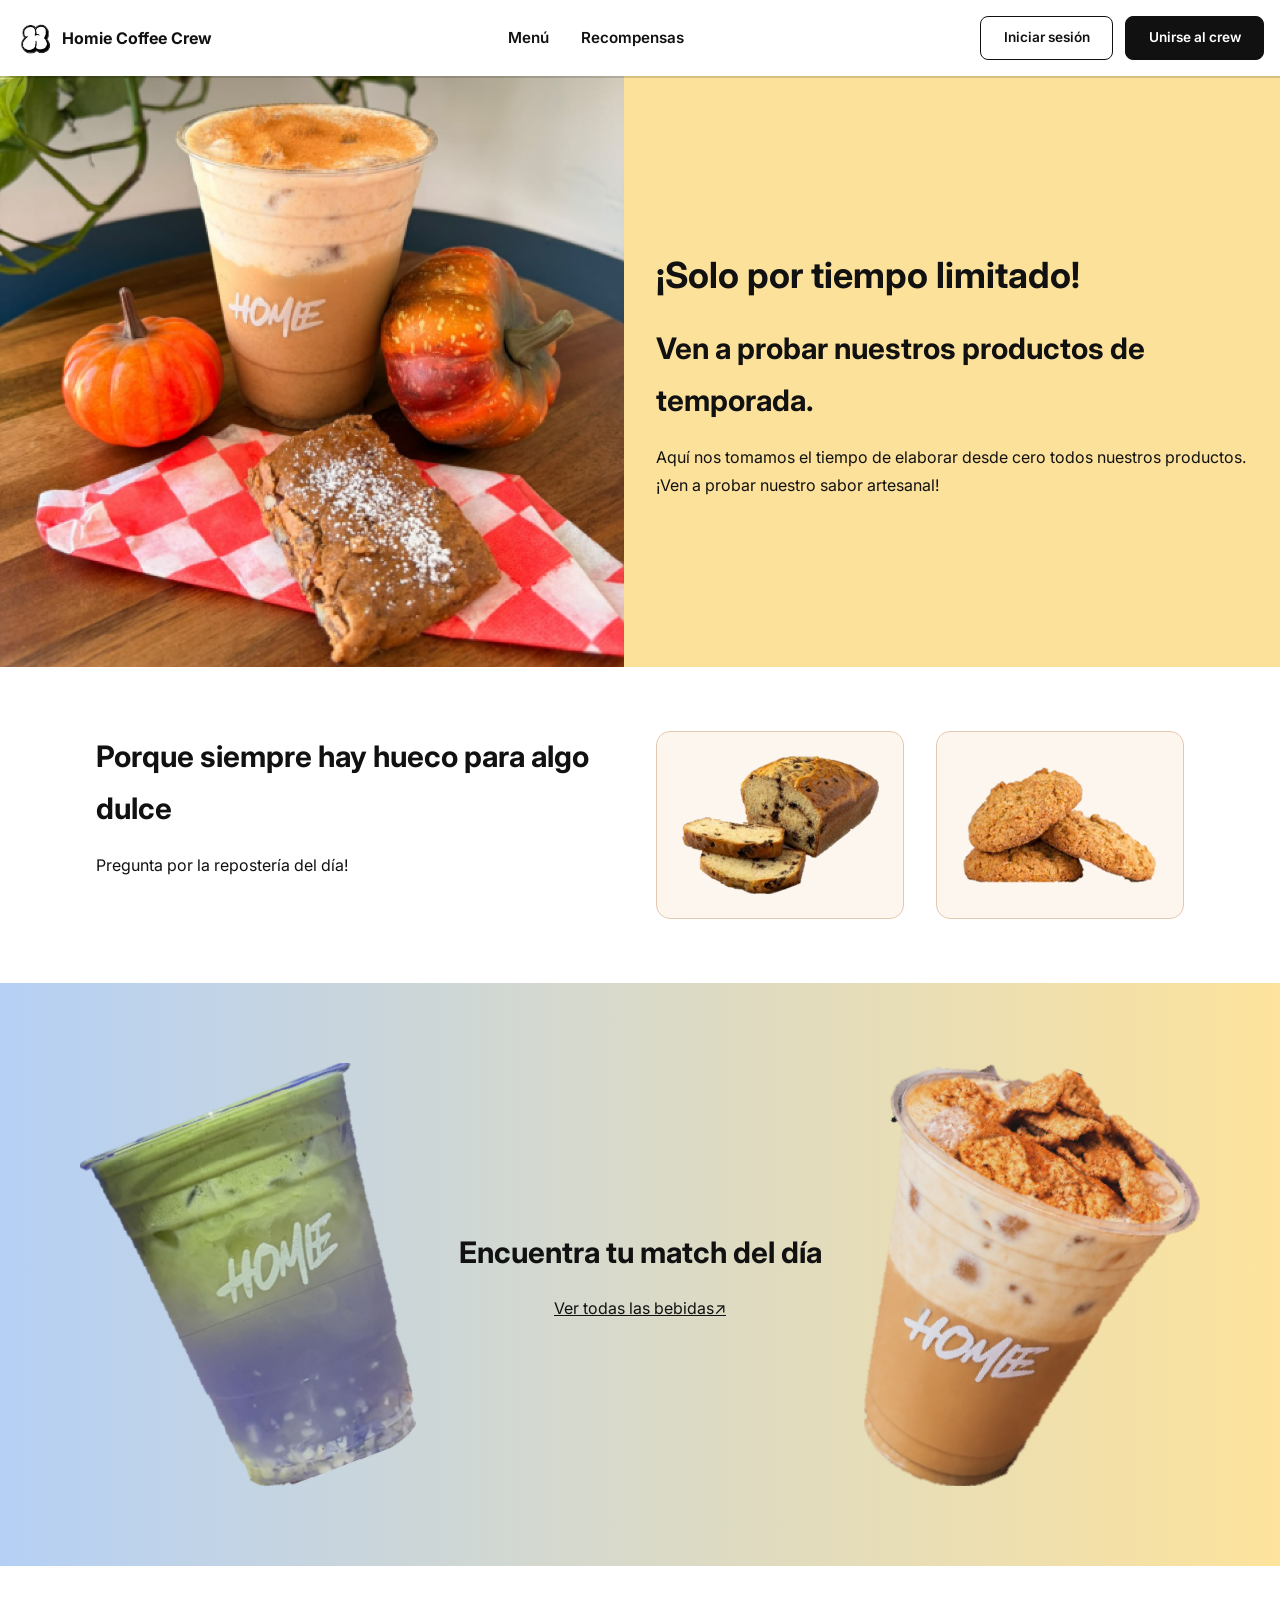
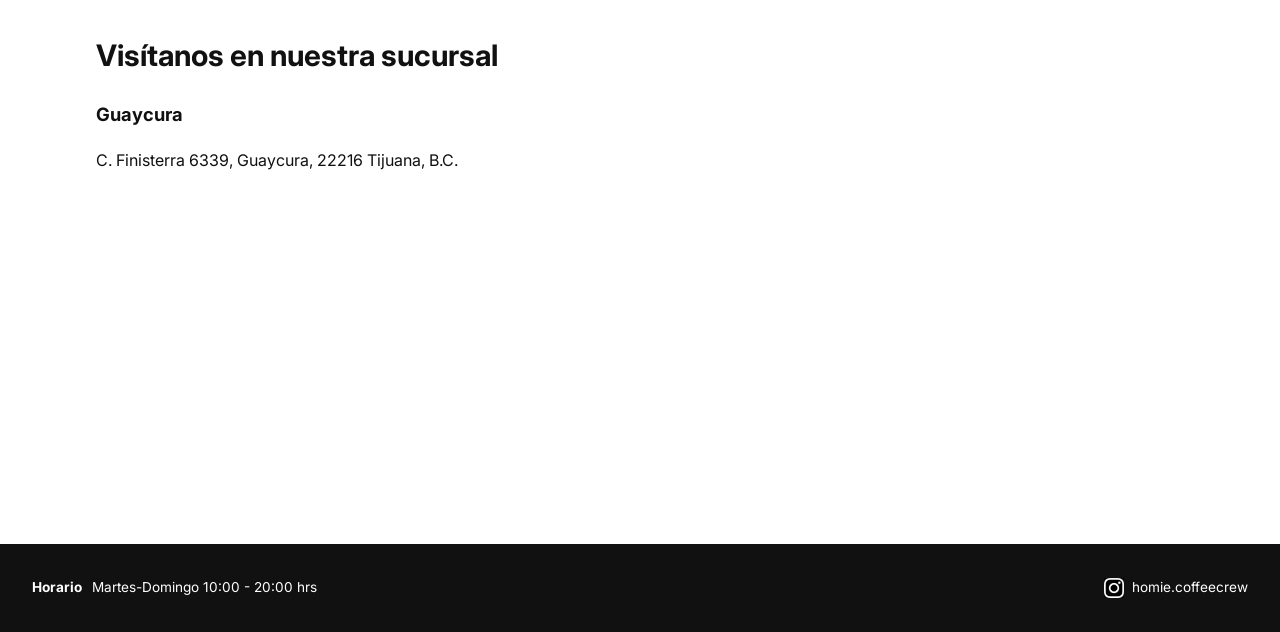
<file: index.html>
<!DOCTYPE html>
<html lang="es">
<head>
    <meta charset="UTF-8">
    <meta name="viewport" content="width=device-width, initial-scale=1.0">
    <title>Homie Coffee Crew</title>
    <link rel="stylesheet" href="css/styles2.css">
    <link rel="preconnect" href="https://fonts.googleapis.com">
    <link rel="preconnect" href="https://fonts.gstatic.com" crossorigin>
    <link href="https://fonts.googleapis.com/css2?family=Caveat:wght@700&family=Inter:wght@400;500;600;700&display=swap" rel="stylesheet">
</head>
<body>
    <header>
        <nav>
            <a href="index.html" class="nombre-y-logo">
                <img src="img/homie_logo.png" alt="Logo Homie Coffee Crew">
                <p class="nombre-marca">Homie Coffee Crew</p>
            </a>
            <div class="menu-links">
                <a href="menu.html">Menú</a>
                <a href="recompensas.html">Recompensas</a>
            </div>
            <div class="auth-buttons">
                <a href="login.html" class="btn btn-outline btn">Iniciar sesión</a>
                <a href="registro.html" class="btn btn-solid btn">Unirse al crew</a>
            </div>
        </nav>
    </header>

    <main>
        <section id="hero" class="dos-columnas">
            <img src="img/cafeHalloween.png" alt="Bebida de temporada">
            <div class="columna-de-elementos">
                <h1>¡Solo por tiempo limitado!</h1>
                <h2>Ven a probar nuestros productos de temporada.</h2>
                <p>Aquí nos tomamos el tiempo de elaborar desde cero todos nuestros productos. ¡Ven a probar nuestro sabor artesanal!</p>
            </div>
        </section>

        <section id="reposteria" class="dos-columnas">
            <div class="columna-de-elementos">
                <h2>Porque siempre hay hueco para algo dulce</h2>
                <p>Pregunta por la repostería del día!</p>
            </div>
            <div class="dos-columnas">
                <div class="card-reposteria">
                    <img src="img/panPasas.png" alt="Panqué con pasas">
                </div>
                <div class="card-reposteria">
                    <img src="img/galletas.png" alt="Galletas artesanales">
                </div>
            </div>
        </section>

        <section id="match-dia">
            <div class="fila-flexible texto-centrado">
                <img src="img/cafeFrio.png" alt="Bebida fría" class="vaso-flotante">
                <div class="columna-de-elementos">
                    <h2>Encuentra tu match del día</h2>
                    <a href="menu.html" class="enlace-subrayado">Ver todas las bebidas</a>
                </div>
                <img src="img/cafeCanela.png" alt="Bebida fría con cereal" class="vaso-flotante">
            </div>
        </section>

        <section id="sucursal-wrapper" class="dos-columnas">
            <div class="columna-de-elementos">
                <h2>Visítanos en nuestra sucursal</h2>
                <h3>Guaycura</h3>
                <p>C. Finisterra 6339, Guaycura, 22216 Tijuana, B.C.</p>
            </div>
            <iframe src="https://www.google.com/maps/embed?pb=!1m18!1m12!1m3!1d3365.2638909691586!2d-116.92331128844313!3d32.4923752983678!2m3!1f0!2f0!3f0!3m2!1i1024!2i768!4f13.1!3m3!1m2!1s0x80d939003496d285%3A0x2981e7c5e6e8bebd!2sHomie%20Coffee%20Crew!5e0!3m2!1ses!2smx!4v1794512915354!5m2!1ses!2smx" width="600" height="450" style="border:0;" allowfullscreen="" loading="lazy" referrerpolicy="strict-origin-when-cross-origin" class="mapa"></iframe>                
        </section>
    </main>

    <footer>
        <div class="fila-flexible">
            <p><strong>Horario</strong></p>
            <p>Martes-Domingo 10:00 - 20:00 hrs</p>
        </div>
        <div class="redes">
            <a href="https://instagram.com/homie.coffeecrew" target="_blank">
                <img src="img/insta.png" alt="Instagram">
                <p>homie.coffeecrew</p>
            </a>
        </div>
    </footer>
</body>
</html>
</file>
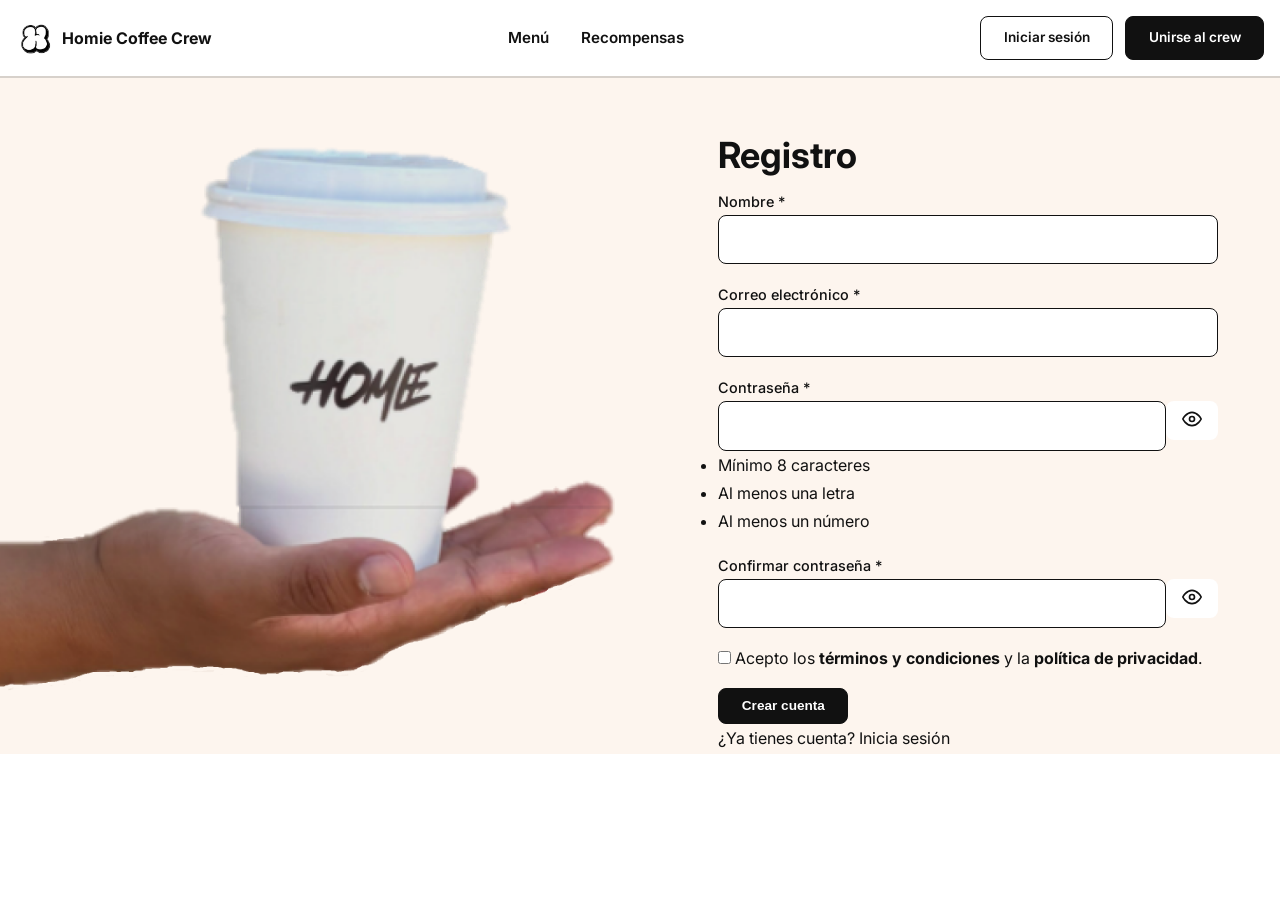
<file: registro.html>
<!DOCTYPE html>
<html lang="es">
<head>
    <meta charset="UTF-8">
    <meta name="viewport" content="width=device-width, initial-scale=1.0">
    <title>Registro | Homie Coffee Crew</title>
    <link rel="stylesheet" href="css/styles2.css">
    <link rel="preconnect" href="https://fonts.googleapis.com">
    <link rel="preconnect" href="https://fonts.gstatic.com" crossorigin>
    <link href="https://fonts.googleapis.com/css2?family=Caveat:wght@700&family=Inter:wght@400;500;600;700&display=swap" rel="stylesheet">
</head>

<body class="fondo-crema">
    <header>
        <nav>
            <a href="index.html" class="nombre-y-logo">
                <img src="img/homie_logo.png" alt="Logo Homie Coffee Crew">
                <p class="nombre-marca">Homie Coffee Crew</p>
            </a>
            <div class="menu-links">
                <a href="menu.html">Menú</a>
                <a href="recompensas.html">Recompensas</a>
            </div>
            <div class="auth-buttons">
                <a href="login.html" class="btn btn-outline btn">Iniciar sesión</a>
                <a href="registro.html" class="btn btn-solid btn">Unirse al crew</a>
            </div>
        </nav>
    </header>

    <main id="registro" class="dos-columnas">
        <img src="img/cafeMano.png" alt="Vaso Homie Coffee Crew en mano">
        <div class="form-wrapper">
            <h1>Registro</h1>
            <form action="#" method="POST" class="formulario columna-de-elementos">
                <div class="grupo-input">
                    <label for="nombre">Nombre *</label>
                    <input type="text" id="nombre" name="nombre" required>
                </div>

                <div class="grupo-input">
                    <label for="correo">Correo electrónico *</label>
                    <input type="email" id="correo" name="correo" required>
                </div>

                <div class="grupo-input">
                    <label for="password">Contraseña *</label>
                    <div class="input-password">
                        <input type="password" id="password" name="password" required>
                        <button type="button" class="btn-ojo" aria-label="Mostrar contraseña">
                            <svg width="20" height="20" viewBox="0 0 24 24" fill="none" stroke="currentColor" stroke-width="2"><path d="M1 12s4-8 11-8 11 8 11 8-4 8-11 8-11-8-11-8z"></path><circle cx="12" cy="12" r="3"></circle></svg>
                        </button>
                    </div>
                    <ul class="requisitos-pass">
                        <li>Mínimo 8 caracteres</li>
                        <li>Al menos una letra</li>
                        <li>Al menos un número</li>
                    </ul>
                </div>

                <div class="grupo-input">
                    <label for="confirm_password">Confirmar contraseña *</label>
                    <div class="input-password">
                        <input type="password" id="confirm_password" name="confirm_password" required>
                        <button type="button" class="btn-ojo" aria-label="Mostrar contraseña">
                            <svg width="20" height="20" viewBox="0 0 24 24" fill="none" stroke="currentColor" stroke-width="2"><path d="M1 12s4-8 11-8 11 8 11 8-4 8-11 8-11-8-11-8z"></path><circle cx="12" cy="12" r="3"></circle></svg>
                        </button>
                    </div>
                </div>

                <label class="caja-terminos">
                    <input type="checkbox" required>
                    <span>Acepto los <strong>términos y condiciones</strong> y la <strong>política de privacidad</strong>.</span>
                </label>

                <button type="submit" class="btn btn-solid btn-block">Crear cuenta</button>
            </form>

            <p class="pie-form">¿Ya tienes cuenta? <a href="login.html">Inicia sesión</a></p>            
        </div>
    </main>
</body>
</html>
</file>
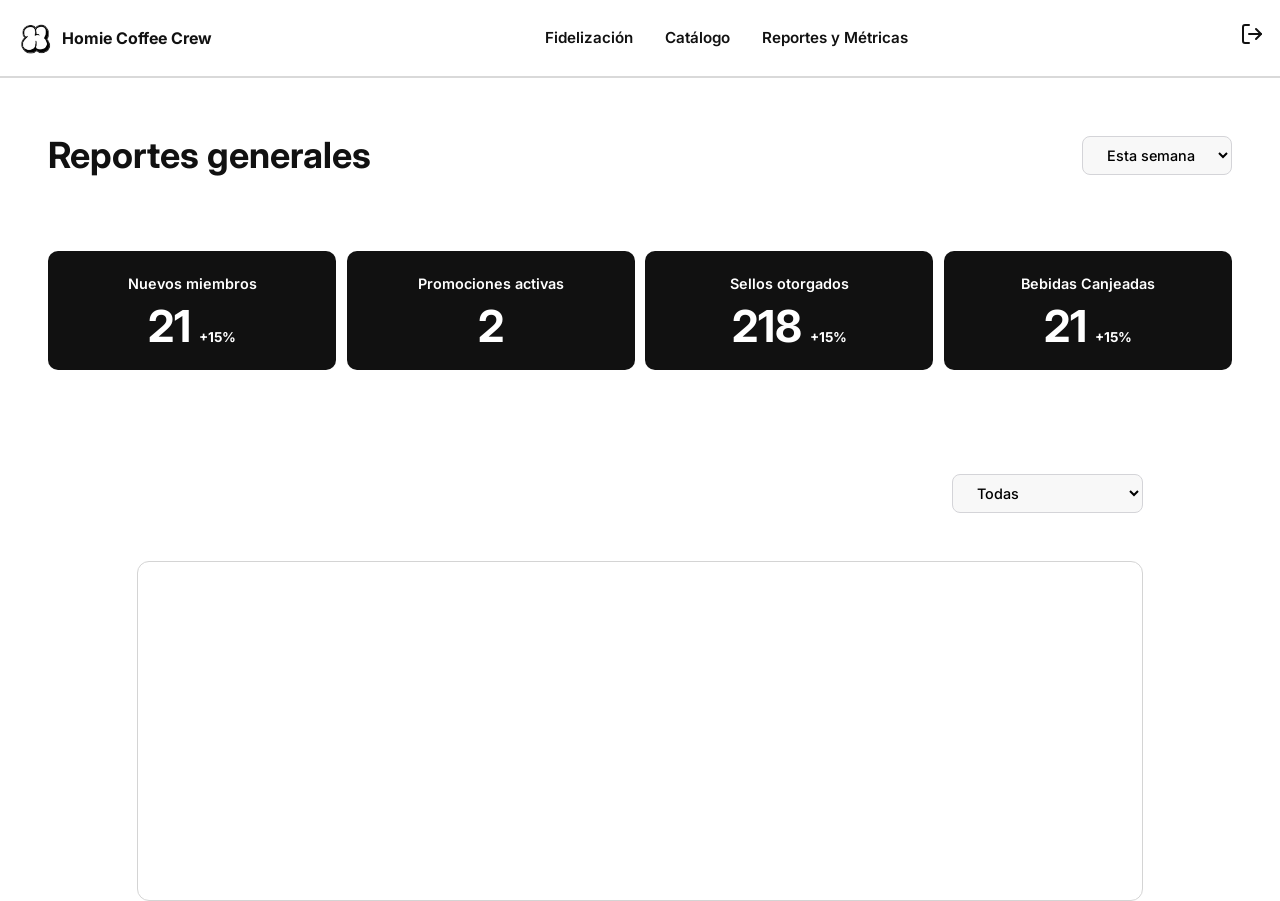
<file: admin/reportes.html>
<!DOCTYPE html>
<html lang="es">
<head>
    <meta charset="UTF-8">
    <meta name="viewport" content="width=device-width, initial-scale=1.0">
    <title>Reportes y Métricas | Homie Coffee Crew</title>
    <link rel="stylesheet" href="../css/styles2.css">
    <link rel="preconnect" href="https://fonts.googleapis.com">
    <link rel="preconnect" href="https://fonts.gstatic.com" crossorigin>
    <link href="https://fonts.googleapis.com/css2?family=Caveat:wght@700&family=Inter:wght@400;500;600;700&display=swap" rel="stylesheet">
</head>
<body>
    <header>
        <nav>
            <a href="fidelizacion.html" class="nombre-y-logo">
                <img src="../img/homie_logo.png" alt="Logo Homie Coffee Crew">
                <span class="nombre-marca">Homie Coffee Crew</span>
            </a>
            <div class="menu-links">
                <a href="fidelizacion.html">Fidelización</a>
                <a href="catalogo.html">Catálogo</a>
                <a href="reportes.html" class="activo">Reportes y Métricas</a>
            </div>
            <div class="auth-buttons">
                <a href="../login.html" class="btn-icono-salir" aria-label="Cerrar sesión" title="Cerrar sesión">
                    <svg width="24" height="24" viewBox="0 0 24 24" fill="none" stroke="currentColor" stroke-width="2" stroke-linecap="round" stroke-linejoin="round">
                        <path d="M9 21H5a2 2 0 0 1-2-2V5a2 2 0 0 1 2-2h4"></path>
                        <polyline points="16 17 21 12 16 7"></polyline>
                        <line x1="21" y1="12" x2="9" y2="12"></line>
                    </svg>
                </a>
            </div>
        </nav>
    </header>

    <main id="reportes">
        <div class="fila-flexible">
            <h1>Reportes generales</h1>
            <select class="select-filtro" aria-label="Periodo del reporte">
                <option value="semana">Esta semana</option>
                <option value="mes">Este mes</option>
                <option value="anio">Este año</option>
            </select>
        </div>

        <div class="kpi-grid">
            <article class="card-kpi">
                <span class="kpi-titulo">Nuevos miembros</span>
                <div class="kpi-dato">
                    <strong>21</strong>
                    <span class="kpi-variacion">+15%</span>
                </div>
            </article>

            <article class="card-kpi">
                <span class="kpi-titulo">Promociones activas</span>
                <div class="kpi-dato">
                    <strong>2</strong>
                </div>
            </article>

            <article class="card-kpi">
                <span class="kpi-titulo">Sellos otorgados</span>
                <div class="kpi-dato">
                    <strong>218</strong>
                    <span class="kpi-variacion">+15%</span>
                </div>
            </article>

            <article class="card-kpi">
                <span class="kpi-titulo">Bebidas Canjeadas</span>
                <div class="kpi-dato">
                    <strong>21</strong>
                    <span class="kpi-variacion">+15%</span>
                </div>
            </article>
        </div>

        <!-- Gráfica -->
        <section class="seccion-grafica">
            <div class="barra-derecha">
                <select class="select-filtro" aria-label="Filtrar métrica en gráfica">
                    <option value="todas">Todas</option>
                    <option value="miembros">Nuevos miembros</option>
                    <option value="sellos">Sellos otorgados</option>
                    <option value="canjes">Bebidas canjeadas</option>
                </select>
            </div>

            <div class="card-grafica">
                <!-- Contenedor listo para Chart.js -->
                <canvas id="graficaReportes"></canvas>
            </div>
        </section>
    </main>
</body>
</html>
</file>
<file: css/styles2.css>
:root {
    --negro: #111111;
    --blanco: #FFFFFF;
    --mostaza: #FCE19B;
    --crema-fondo: #FDF5EE;
    --crema-tarjeta: #FDF6EE;
    --borde-cafe: #A4622D;
    --naranja-badge: #D97324;
    --gris-texto: #666666;
    --gradiente-match: linear-gradient(90deg, #B5D0F5 0%, #FDE39C 100%);
    --fuente-principal: 'Inter', sans-serif;
    --fuente-marca: 'Caveat', cursive;
}
*{
    margin:0;
    padding:0;
}
html{
    box-sizing: border-box;
    scroll-behavior: smooth;
}
*, *::before, *::after{
    box-sizing: inherit;
}
h1,h2,h3,.nombre-marca{
    font-weight: 700;
}
h1 { 
    font-size: 2.25rem;
}
h2 { 
    font-size: 1.85rem;
}
h3 { 
    font-size: 1.15rem; 
}
body {
    color: var(--negro);
    font-family: var(--fuente-principal);
    font-size: 16px;
    line-height: 1.75;
}
main {
    display: flex;
    flex-direction: column;
    gap: 4rem;        
}
section{
    display: flex;
    flex-direction: column;
    gap: 2rem;
    width: 85%;
    margin-inline: auto;
}
img, iframe{
    max-width: 100%;
}
a {
    color: inherit;
    text-decoration: none;
}
button{
    padding: 0.5rem 1rem;
    border-radius: 8px;
    align-self: flex-start;
    color:var(--azul);
    border:2px solid var(--azul); 
    background-color: white;
    cursor: pointer;
}
button, a {
    transition: 0.3s;
}
button:hover, .grupo-imagenes a:hover{
    filter: brightness(0.8);
}
nav{
    padding: 0 1rem;
    display: flex;
    align-items: center;
    justify-content: space-between;
    height: 76px;
    box-shadow: 0 2px 0px rgba(0, 0, 0, 0.15);
}
nav img{
    height: 38px;
    width: auto;
}
.nombre-y-logo{
    display: flex;
    gap: 0.5rem;
    align-items: center;
}
.menu-links {
    display: flex;
    gap: 2rem;
    font-size: 0.95rem;
    font-weight: 600;
}
.menu-links a:hover{
    text-decoration: underline;
}
.auth-buttons {
    display: flex;
    gap: 0.75rem;
}
.btn-outline {
    background-color: var(--blanco);
    color: var(--negro);
}
.btn-solid {
    background-color: var(--negro);
    color: var(--blanco);
}
.btn {
    padding: 0.6rem 1.4rem;
    border-radius: 8px;
    font-size: 0.85rem;
    font-weight: 600;
    cursor: pointer;
    align-items: center;
    justify-content: center;
    border: 1.5px solid var(--negro);
}
.btn:hover{
    filter: brightness(0.8);
}
header{
    background-color: var(--blanco);
    position: sticky;
    top: 0;
}
.dos-columnas{
    display: grid;
    grid-template-columns: repeat(2, minmax(0, 1fr));
    gap: 2rem;
}
.columna-de-elementos{
    display: flex;
    flex-direction: column;
    gap:1rem;
}
#hero{
    width: 100%;
    background-color: var(--mostaza);
    align-items: center;
}
#hero img {
    width: 100%;
    object-fit: cover;
}
.mapa{
    width: 100%;
}
.card-reposteria {
    background-color: var(--crema-tarjeta);
    border: 1px solid #E5C8B0;
    border-radius: 14px;
    padding: 1.5rem;
    display: flex;
    align-items: center;
    justify-content: center;
    transition: transform 0.3s ease;
}
.card-reposteria:hover {
    transform: translateY(-5px);
}
#match-dia{
    background: var(--gradiente-match);
    padding: 5rem 5rem;
    width: 100%;
}
.texto-centrado{
    text-align: center;
}
.fila-flexible{
    display: flex;
    justify-content: space-between;
    align-items: center;
    gap: 0.65rem;
    flex-wrap: wrap;
}
.fila-flexible img{
    width: 30%
}
.fila-flexible a{
    text-decoration: underline;
}
.fila-flexible a::after{
    content:"↗"
}
.vaso-flotante {
    transition: transform 0.3s ease;
}
.vaso-flotante:hover {
    transform: translateY(-8px) rotate(-2deg);
}
#sucursal-wrapper{
    justify-content: center;
}
footer {
    display: flex;
    background-color: var(--negro);
    color: var(--blanco);
    padding: 2rem;
    font-size: 0.85rem;
    justify-content: space-between;
    margin-top: 4rem;
}
.redes a {
    display: flex;
    align-items: center;
    gap: 0.5rem;
}
.redes img {
    width: 20px;
    height: 20px;
}

/*MENU*/
.admin-h1, .panel-body, #tab-bebidas, #tab-promociones, #reportes, #catalogo{
    padding: 0 3rem;
}
#menu, #promos, #registro, #fidelizacion, #catalogo, #reportes{
    margin-inline: auto;
    padding-top: 3rem;
}
#catalogo, #fidelizacion{
    margin-bottom: 3rem;
}
.filtros-pills {
    display: flex;
    flex-wrap: wrap;
    gap: 0.75rem;
    margin-top: 1.25rem;
}
.pill {
    padding: 0.45rem 1.25rem;
    border-radius: 50px;
    border: 1px solid #CCCCCC;
    background-color: var(--blanco);
    font-size: 0.85rem;
    font-weight: 600;
    cursor: pointer;
    transition: 0.2s;
}
.pill.activo, .pill:hover {
    background-color: var(--negro);
    color: var(--blanco);
    border-color: var(--negro);
}
.categoria-seccion {
    margin-bottom: 3.5rem;
}
.categoria-seccion h2 {
    margin-bottom: 1.5rem;
}
.grid-bebidas {
    display: grid;
    grid-template-columns: repeat(4, 25%);
    gap: 1.25rem;
}
.card-bebida {
    display: flex;
    flex-direction: column;
    border: 1px solid #EAEAEA;
    border-radius: 12px;
    padding: 1rem;
    gap:1rem;
    transition: box-shadow 0.25s ease, transform 0.25s ease;
}
.card-bebida:hover {
    box-shadow: 0 8px 20px rgba(0,0,0,0.06);
    transform: translateY(-3px);
}
.card-bebida img {
    width: 50%;
    margin-inline: auto;
}

#personaliza-box {
    background-color: var(--crema-tarjeta);
    border: 1px solid var(--borde-cafe);
    border-radius: 14px;
    padding: 2rem;    
}
.card-extra {
    display: flex;
    flex-direction: column;
    gap: 1rem;
    flex: 1;
    border: 1px solid #E5D3C5;
    background-color: var(--blanco);
    border-radius: 10px;
    padding: 1.5rem;
}
#personaliza-box > .fila-flexible {
    align-items: stretch;
    gap: 1rem;
}
.extra-header {
    display: flex;
    justify-content: space-between;
    align-items: center;
}
.badge-precio {
    background-color: var(--naranja-badge);
    color: var(--blanco);
    font-size: 0.75rem;
    font-weight: 700;
    padding: 0.2rem 0.65rem;
    border-radius: 50px;
}
.lista-dos-columnas,
.lista-simple {
    padding-left: 1.1rem;
    font-size: 0.85rem;
    color: #444;
}
.lista-dos-columnas {
    display: grid;
    grid-template-columns: 1fr 1fr;
    gap: 0.4rem 1rem;
}

/* 3. RECOMPENSAS Y PROMOCIONES*/
.tarjeta-digital {
    background-color: var(--crema-tarjeta);
    border: 1.5px solid var(--borde-cafe);
    border-radius: 14px;
    padding: 2.5rem;
}
.tarjeta-header {
    display: flex;
    justify-content: space-between;
    align-items: center;
    margin-bottom: 2.5rem;
}
.codigo-miembro {
    font-weight: 700;
    font-size: 1.1rem;
    letter-spacing: 0.5px;
}
.grid-sellos {
    display: grid;
    grid-template-columns: repeat(5, 1fr);
    gap: 2.5rem;
    justify-items: center;
    justify-content: space-between;
}
.sello {
    width: 86px;
    height: 86px;
    border-radius: 50%;
    display: flex;
    align-items: center;
    justify-content: center;
}
.sello.completado {
    background-color: var(--blanco);
    border: 1.5px solid var(--borde-cafe);
    color: var(--borde-cafe);
}
.sello.completado svg {
    width: 36px;
    height: 36px;
}
.sello.pendiente, .sello.premio {
    background-color: #EAEAEA;
    border: 1.5px dashed #777777;
}
.sello.premio img {
    width: 42px;
    height: 42px;
}
.card-promo {
    background-color: var(--crema-tarjeta);
    border: 1px solid var(--borde-cafe);
    border-radius: 12px;
    padding: 1.75rem 1.25rem;
    text-align: center;
    display: flex;
    flex-direction: column;
    align-items: center;
    gap: 1rem;
}
.card-promo img {
    width: 50%;
}
.card-login {
    background-color: var(--blanco);
    border-radius: 16px;
    padding: 1.5rem;
    width: 600px;
    box-shadow: 0 10px 30px rgba(0,0,0,0.06);
    margin-inline: auto;
    align-items: center;
}
.card-login img{
    width: 200px;
}
.formulario {
    display: flex;
    flex-direction: column;
    gap: 1rem;
    text-align: left;
}
.grupo-input label {
    font-size: 0.9rem;
    font-weight: 500;
}
.grupo-input input {
    width: 100%;
    padding: 0.85rem 1rem;
    border: 1.5px solid var(--negro);
    border-radius: 8px;
    font-size: 1rem;
    font-family: inherit;
    background-color: var(--blanco);
}
.input-password {
    position: relative;
    display: flex;
    align-items: center;
}
.titulo-subtitulo{
    gap: 0.5rem;
}
#login{
    padding: 4rem 0;
    background-image: url("../img/fondo.png");
}
#registro{
    background-color: var(--crema-fondo);
}
.form-wrapper{
    width: 80%;
    margin-inline: auto;
}
.panel-admin {
    background: var(--blanco);
    border: 1px solid #D4D4D4;
    border-radius: 14px;
    padding: 2rem;
    box-shadow: 0 4px 16px rgba(0, 0, 0, 0.04);
}
.buscador-input {
    display: flex;
    align-items: center;
    gap: 0.6rem;
    background: #F4F4F5;
    border: 1px solid #D4D4D8;
    border-radius: 8px;
    padding: 0.55rem 0.9rem;
    max-width: 320px;
    width: 100%;
    color: var(--gris-texto);
}
.buscador-input input {
    border: none;
    background: transparent;
    width: 100%;
    font-size: 0.9rem;
    outline: none;
}
.select-filtro {
    padding: 0.55rem 1.25rem;
    border: 1px solid #D4D4D8;
    border-radius: 8px;
    background: #F8F8F8;
    font-family: inherit;
    font-size: 0.9rem;
    font-weight: 500;
    cursor: pointer;
}
.card-cliente {
    background: #F5F5F5;
    border: 1px solid #D4D4D4;
    border-radius: 12px;
    padding: 1.25rem 1.5rem;
}
.card-cliente hr {
    border: 0;
    border-top: 1px solid #D4D4D4;
    margin: 1rem 0;
}
.avatar-inicial {
    width: 42px;
    height: 42px;
    border-radius: 50%;
    background: var(--blanco);
    border: 1px solid #D4D4D4;
    display: flex;
    align-items: center;
    justify-content: center;
    font-weight: 700;
}
.codigo-cliente {
    font-size: 0.8rem;
    color: var(--gris-texto);
}
.cliente-acciones {
    display: flex;
    gap: 0.75rem;
}
.btn-canjear {
    background: #C4C4C4;
    border-color: #C4C4C4;
    color: #777777;
    cursor: not-allowed;
}
.btn-canjear.disponible {
    background: #0F8A48;
    border-color: #0F8A48;
    color: var(--blanco);
    cursor: pointer;
}
.cliente-progreso {
    display: flex;
    align-items: center;
    justify-content: space-between;
    flex-wrap: wrap;
    gap: 1rem;
}
.label-progreso, .conteo-sellos {
    font-weight: 700;
    font-size: 0.9rem;
}
.sello-mini {
    width: 38px;
    height: 38px;
    border-radius: 50%;
    background: #C4C4C4;
    display: flex;
    align-items: center;
    justify-content: center;
    color: var(--blanco);
}
.sello-mini.activo { 
    background: var(--negro); 
}
.sello-mini svg { 
    width: 18px; height: 18px; 
}
.sello-mini.premio img { 
    width: 20px; height: 20px; 
}
.sello-mini.premio.listo { 
    background: #D4D82A; 
}
/* Catálogo (Tabs y Tablas) */
.panel-tabs {
    border: 1px solid #D4D4D4;
    border-radius: 14px;
    overflow: hidden;
    background: var(--blanco);
    box-shadow: 0 4px 16px rgba(0, 0, 0, 0.04);
    padding-bottom: 3rem;;
}
.tabs-header {
    display: flex;
    background: #DCDCDC;
}
.tab-btn {
    padding: 0.75rem 2rem;
    background: transparent;
    font-family: inherit;
    font-size: 1rem;
    font-weight: 500;
    color: #555555;
}
.tab-btn.activo {
    background: var(--blanco);
    color: var(--negro);
    font-weight: 600;
    border-radius: 10px 10px 0 0;
}
.tabla-contenedor { 
    overflow-x: auto; 
}
.tabla-admin {
    width: 100%;
    border-collapse: collapse;
    text-align: center;
    font-size: 0.9rem;
    border: 1px solid #E4E4E7;
}
.tabla-admin th {
    background: #F4F4F5;
    padding: 0.9rem 1rem;
    font-weight: 700;
    border-bottom: 1px solid #E4E4E7;
}
.tabla-admin td {
    padding: 0.9rem 1rem;
    border-bottom: 1px solid #E4E4E7;
}
.btn-trash {
    background: none;
    border: none;
    color: #888888;
    cursor: pointer;
    display: inline-flex;
}
.btn-trash:hover { 
    color: #DC2626; 
}

/* Reportes */

.kpi-grid {
    display: grid;
    grid-template-columns: repeat(4, minmax(0, 1fr));
    gap: 0.65rem;
}

.card-kpi {
    background: var(--negro);
    color: var(--blanco);
    border-radius: 10px;
    padding: 1.25rem 1.5rem;
    display: flex;
    flex-direction: column;
    gap:0.5rem;
    min-width: 0;
}
.kpi-titulo {
    font-size: 0.9rem;
    font-weight: 600;
    text-align: center;
}
.kpi-dato {
    display: flex;
    flex-wrap: wrap;
    align-items: baseline;
    justify-content: center;
    gap: 0.5rem;
}
.kpi-dato strong { 
    font-size: 2.75rem; line-height: 1; 
}

.kpi-variacion {
    font-size: 0.85rem;
    font-weight: 700;
}

@media (max-width: 900px) {
    .kpi-grid {
        grid-template-columns: repeat(2, minmax(0, 1fr));
    }
}

@media (max-width: 560px) {
    .kpi-grid {
        grid-template-columns: 1fr;
    }
}

.seccion-grafica { 
margin-top: 2.5rem; 
}

.barra-derecha {
    display: flex;
    justify-content: flex-end;
    margin-bottom: 1rem;
}

.card-grafica {
    background: var(--blanco);
    border: 1px solid #D4D4D4;
    border-radius: 12px;
    padding: 2rem;
    min-height: 340px;
}
.fila-flexible > .btn {
    align-self: center;
    margin-right:3.5rem;
}
.modal-catalogo {
    width: min(90%, 560px);
    max-height: 90vh;
    margin: auto;
    padding: 2rem;
    border: 0;
    border-radius: 14px;
    color: var(--negro);
    box-shadow: 0 10px 30px rgba(0, 0, 0, 0.2);
}
.modal-catalogo::backdrop {
    background: rgba(0, 0, 0, 0.45);
}
.modal-catalogo [hidden] {
    display: none;
}
.modal-catalogo-header {
    margin-bottom: 1.5rem;
}
.modal-catalogo-header h2 {
    font-size: 1.5rem;
}
.btn-cerrar-modal {
    align-self: center;
    padding: 0 0.4rem;
    border: 0;
    background: transparent;
    color: var(--negro);
    font-size: 1.75rem;
    line-height: 1;
}
.modal-catalogo .grupo-input {
    display: flex;
    flex-direction: column;
    gap: 0.35rem;
}
.modal-catalogo .grupo-input input,
.modal-catalogo .grupo-input select {
    width: 100%;
    padding: 0.7rem 0.85rem;
    border: 1.5px solid var(--negro);
    border-radius: 8px;
    background: var(--blanco);
    font: inherit;
}
.modal-acciones {
    justify-content: flex-end;
    margin-top: 0.5rem;
}
.modal-catalogo .btn {
    align-self: center;
    margin-right: 0;
}
.btn-add{
    width: 80%;
}
</file>
